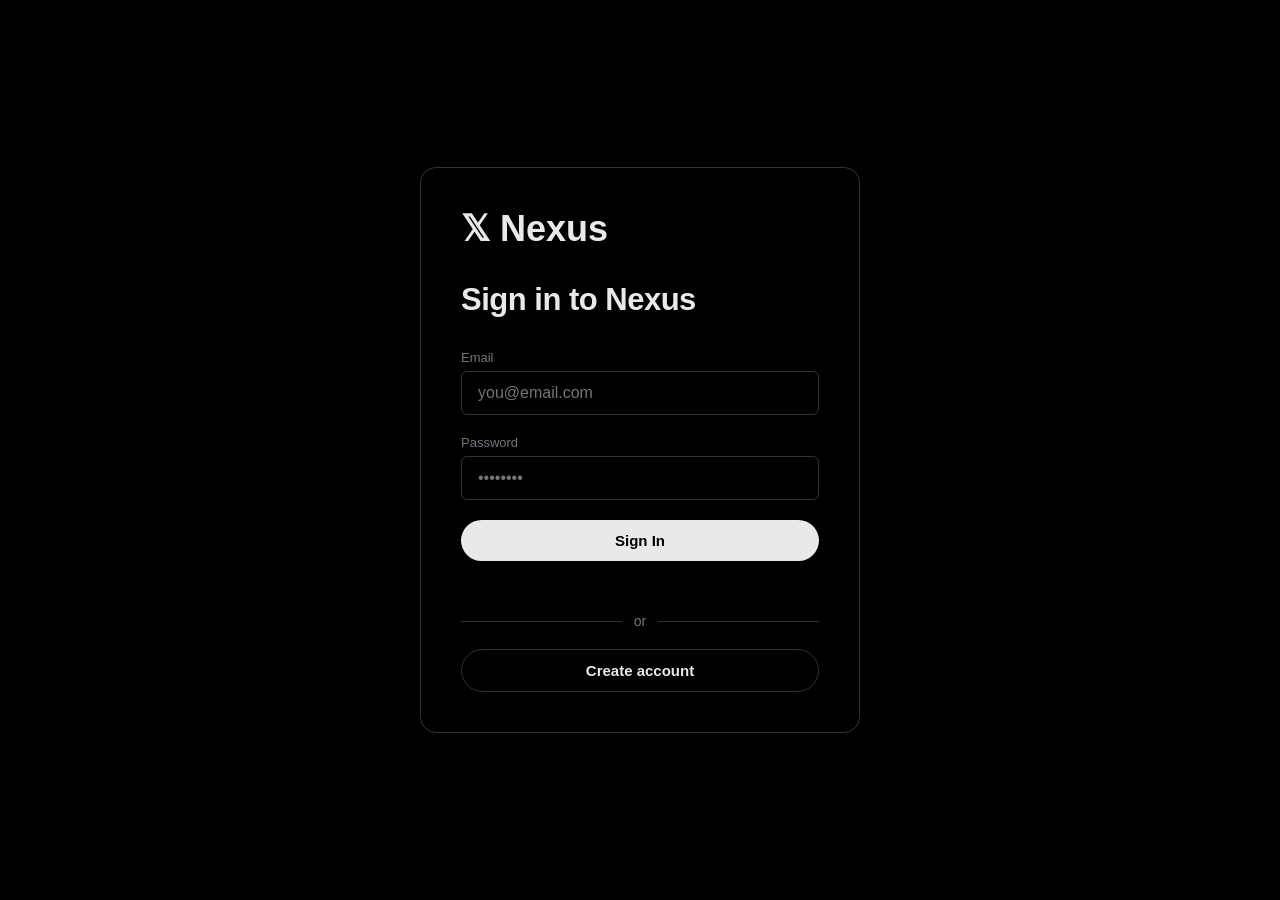
<file: frontend/index.html>
<!DOCTYPE html>
<html lang="en">
<head>
  <meta charset="UTF-8"/>
  <meta name="viewport" content="width=device-width, initial-scale=1.0"/>
  <title>Nexus — Home</title>
  <link rel="stylesheet" href="static/css/main.css"/>
</head>
<body>
<div class="app-layout">

  <!-- Left Sidebar -->
  <nav class="sidebar" id="sidebar"></nav>

  <!-- Main Feed -->
  <main class="main-feed">
    <div class="feed-header">
      <span id="feedTitle">Home</span>
      <button class="theme-btn" id="themeBtn" onclick="toggleTheme()">☀️</button>
    </div>

    <div class="feed-tabs">
      <button class="feed-tab active" id="tabFor"  onclick="switchTab('for',  this)">For you</button>
      <button class="feed-tab"        id="tabFollow" onclick="switchTab('follow', this)">Following</button>
    </div>

    <!-- Compose -->
    <div class="compose" id="composeBox" style="display:none">
      <div id="composeAvatar"></div>
      <div class="compose-right">
        <textarea id="tweetInput" placeholder="What is happening?!"
                  oninput="updateCharCount()" maxlength="280"></textarea>
        <div class="compose-footer">
          <span class="char-count" id="charCount">280</span>
          <button class="btn btn-blue" onclick="submitTweet()">Post</button>
        </div>
      </div>
    </div>

    <div id="feedLoader" class="loader"><div class="spinner"></div></div>
    <div id="feedList"></div>
    <div id="feedEmpty" class="empty" style="display:none">
      <div class="empty-icon">✨</div>
      <h3>Nothing here yet</h3>
      <p>Follow some people to see their tweets.</p>
    </div>
  </main>

  <!-- Right Sidebar -->
  <aside class="right-sidebar">
    <div class="search-bar">
      <span>🔍</span>
      <input id="searchInput" type="text" placeholder="Search Nexus"
             onkeydown="if(event.key==='Enter') doSearch()"/>
    </div>

    <div class="right-panel">
      <div class="right-panel-title">Trends for you</div>
      <div id="trendsList"><div class="loader"><div class="spinner"></div></div></div>
    </div>

    <div class="right-panel">
      <div class="right-panel-title">Who to follow</div>
      <div id="suggestionsList"><div class="loader"><div class="spinner"></div></div></div>
    </div>
  </aside>
</div>

<div class="toast" id="toast"></div>

<script src="static/js/api.js"></script>
<script>
  if (!isLoggedIn()) window.location.href = "login.html";

  initTheme();

  const user   = getUser();
  const params = new URLSearchParams(window.location.search);
  const query  = params.get("q");

  // --- Sidebar ----====-
  function renderSidebar(unread = 0) {
    document.getElementById("sidebar").innerHTML = `
      <div class="sidebar-logo">𝕏 <span>Nexus</span></div>
      <button class="nav-item active" onclick="window.location.href='index.html'">
        🏠 <span class="nav-label">Home</span>
      </button>
      <button class="nav-item" onclick="doSearch()">
        🔍 <span class="nav-label">Explore</span>
      </button>
      <button class="nav-item" onclick="window.location.href='index.html?tab=notifications'">
        🔔 <span class="nav-label">Notifications</span>
        ${unread > 0 ? `<span class="nav-badge">${unread}</span>` : ""}
      </button>
      <button class="nav-item" onclick="window.location.href='index.html?tab=bookmarks'">
        🔖 <span class="nav-label">Bookmarks</span>
      </button>
      <button class="nav-item"
              onclick="window.location.href='profile.html?u=${user.username}'">
        👤 <span class="nav-label">Profile</span>
      </button>
      <button class="tweet-btn" onclick="focusTweet()">
        <span>Post</span>
      </button>
      <div class="sidebar-user" onclick="window.location.href='profile.html?u=${user.username}'">
        <div class="avatar" style="width:40px;height:40px">
          ${(user.display_name || user.username)[0].toUpperCase()}
        </div>
        <div class="sidebar-user-info">
          <div class="sidebar-user-name">${user.display_name || user.username}</div>
          <div class="sidebar-user-handle">@${user.username}</div>
        </div>
        <button onclick="event.stopPropagation();logout()"
                style="background:none;border:none;color:var(--text-muted);cursor:pointer;font-size:18px">
          ···
        </button>
      </div>`;
  }

  // --- Feed ----====-----
  let currentTab = "for";

  async function switchTab(tab, el) {
    currentTab = tab;
    document.querySelectorAll(".feed-tab").forEach(t => t.classList.remove("active"));
    el.classList.add("active");
    loadFeed();
  }

  async function loadFeed() {
    document.getElementById("feedLoader").style.display = "flex";
    document.getElementById("feedList").innerHTML       = "";
    document.getElementById("feedEmpty").style.display  = "none";

    let tweets = [];

    if (query) {
      document.getElementById("feedTitle").textContent = `Search: ${decodeURIComponent(query)}`;
      const [, data] = await apiSearch(decodeURIComponent(query));
      tweets = Array.isArray(data) ? data : [];
    } else if (params.get("tab") === "notifications") {
      loadNotifications();
      return;
    } else if (params.get("tab") === "bookmarks") {
      loadBookmarks();
      return;
    } else if (currentTab === "follow") {
      const [, data] = await apiGetFeed();
      tweets = Array.isArray(data) ? data : [];
    } else {
      const [, data] = await apiExplore();
      tweets = Array.isArray(data) ? data : [];
    }

    renderFeed(tweets);
  }

  function renderFeed(tweets) {
    document.getElementById("feedLoader").style.display = "none";
    if (!tweets.length) {
      document.getElementById("feedEmpty").style.display = "block";
      return;
    }
    document.getElementById("feedList").innerHTML = tweets.map(tweetCardHTML).join("");
  }

  // --- Notifications tab --------------
  async function loadNotifications() {
    document.getElementById("feedTitle").textContent    = "Notifications";
    document.getElementById("feedLoader").style.display = "none";
    await apiMarkAllRead();

    const [, notifs] = await apiGetNotifications();
    if (!notifs.length) {
      document.getElementById("feedEmpty").style.display = "block";
      document.querySelector(".empty h3").textContent    = "No notifications yet";
      document.querySelector(".empty p").textContent     = "When someone likes or follows you, it shows here.";
      return;
    }

    const icons = { like: "❤️", retweet: "🔁", follow: "👤", reply: "💬" };
    document.getElementById("feedList").innerHTML = notifs.map(n => `
      <div style="display:flex;gap:12px;padding:16px 20px;border-bottom:1px solid var(--border);
                  ${!n.is_read ? "background:var(--bg-2)" : ""}">
        <span style="font-size:24px">${icons[n.kind] || "🔔"}</span>
        <div>
          <strong>${n.actor?.display_name || n.actor?.username || "Someone"}</strong>
          ${n.kind === "like"    ? "liked your tweet"    : ""}
          ${n.kind === "retweet" ? "retweeted your tweet" : ""}
          ${n.kind === "follow"  ? "followed you"        : ""}
          ${n.kind === "reply"   ? "replied to your tweet" : ""}
          <div style="font-size:13px;color:var(--text-muted);margin-top:4px">
            ${timeAgo(n.created_at)}
          </div>
        </div>
      </div>`).join("");

    renderSidebar(0);
  }

  // --- Bookmarks tab ------------------
  async function loadBookmarks() {
    document.getElementById("feedTitle").textContent    = "Bookmarks";
    document.getElementById("feedLoader").style.display = "none";
    const [, data] = await apiMyBookmarks();
    renderFeed(Array.isArray(data) ? data : []);
  }

  // --- Compose ----====--
  function focusTweet() {
    document.getElementById("tweetInput")?.focus();
    window.scrollTo({ top: 0, behavior: "smooth" });
  }

  function updateCharCount() {
    const len = document.getElementById("tweetInput").value.length;
    const el  = document.getElementById("charCount");
    const rem = 280 - len;
    el.textContent = rem;
    el.className   = `char-count ${rem <= 20 ? "danger" : rem <= 50 ? "warning" : ""}`;
  }

  async function submitTweet() {
    const body = document.getElementById("tweetInput").value.trim();
    if (!body) return;

    const [status, data] = await apiPostTweet(body);
    if (status === 201) {
      document.getElementById("tweetInput").value = "";
      document.getElementById("charCount").textContent = "280";
      document.getElementById("feedList").insertAdjacentHTML("afterbegin", tweetCardHTML(data));
      document.getElementById("feedEmpty").style.display = "none";
      showToast("Posted!");
    } else {
      showToast(data.detail || "Failed to post.", "error");
    }
  }

  // --- Search ----====---
  function doSearch() {
    const q = document.getElementById("searchInput")?.value?.trim();
    if (q) window.location.href = `index.html?q=${encodeURIComponent(q)}`;
  }

  // --- Trends ----====---
  async function loadTrends() {
    const [, data] = await apiTrending();
    const el = document.getElementById("trendsList");
    if (!Array.isArray(data) || !data.length) {
      el.innerHTML = `<p style="color:var(--text-muted);font-size:14px">No trends yet.</p>`;
      return;
    }
    el.innerHTML = data.map(t => `
      <div class="trend-item" onclick="window.location.href='index.html?q=%23${t.tag}'">
        <div class="trend-tag">#${t.tag}</div>
        <div class="trend-count">${t.count} tweet${t.count !== 1 ? "s" : ""}</div>
      </div>`).join("");
  }

  // --- Suggestions --------------------
  async function loadSuggestions() {
    const [, data] = await apiSuggestions();
    const el = document.getElementById("suggestionsList");
    if (!Array.isArray(data) || !data.length) {
      el.innerHTML = `<p style="color:var(--text-muted);font-size:14px">No suggestions.</p>`;
      return;
    }
    el.innerHTML = data.map(u => `
      <div class="suggestion-item">
        <div class="avatar" style="width:42px;height:42px"
             onclick="window.location.href='profile.html?u=${u.username}'">
          ${(u.display_name || u.username)[0].toUpperCase()}
        </div>
        <div class="suggestion-info"
             onclick="window.location.href='profile.html?u=${u.username}'"
             style="cursor:pointer">
          <div class="suggestion-name">${u.display_name || u.username}</div>
          <div class="suggestion-handle">@${u.username}</div>
        </div>
        <button class="follow-btn" onclick="quickFollow('${u.username}', this)">Follow</button>
      </div>`).join("");
  }

  async function quickFollow(username, btn) {
    const [, data] = await apiFollow(username);
    btn.textContent = data.following ? "Following" : "Follow";
    btn.classList.toggle("following", data.following);
  }

  // --- Auth ----====-----
  function logout() {
    clearAuth();
    if (ws) ws.close();
    window.location.href = "login.html";
  }

  // --- WebSocket ----====
  connectWS((msg) => {
    if (msg.type === "new_tweet") {
      apiGetTweet(msg.tweet_id).then(([, tweet]) => {
        if (currentTab === "for") {
          document.getElementById("feedList")
            .insertAdjacentHTML("afterbegin", tweetCardHTML(tweet));
        }
      });
    }
    if (msg.type === "notification") {
      showToast(`${msg.actor} ${msg.kind === "like" ? "liked your tweet" :
                               msg.kind === "follow" ? "followed you" :
                               "retweeted your tweet"}`);
      // Refresh unread badge
      apiUnreadCount().then(([, d]) => renderSidebar(d.unread || 0));
    }
  });

  // --- Init ----====-----
  async function init() {
    const [, d] = await apiUnreadCount();
    renderSidebar(d?.unread || 0);

    // Show compose if logged in
    document.getElementById("composeBox").style.display = "flex";
    document.getElementById("composeAvatar").innerHTML  =
      `<div class="avatar" style="width:42px;height:42px">
         ${(user.display_name || user.username)[0].toUpperCase()}
       </div>`;

    loadFeed();
    loadTrends();
    loadSuggestions();
  }

  init();
</script>
</body>
</html>
</file>
<file: frontend/static/css/main.css>
/* --- Variables ----==== */
:root {
  --bg:         #000000;
  --bg-2:       #0f0f0f;
  --bg-3:       #16181c;
  --bg-4:       #1e2028;
  --border:     #2f3336;
  --text:       #e7e9ea;
  --text-muted: #71767b;
  --accent:     #ffffff;
  --blue:       #1d9bf0;
  --red:        #f4212e;
  --green:      #00ba7c;
  --radius:     16px;
  --nav-w:      275px;
  --transition: 0.15s ease;
}

[data-theme="light"] {
  --bg:         #ffffff;
  --bg-2:       #f7f9f9;
  --bg-3:       #eff3f4;
  --bg-4:       #e7e9ea;
  --border:     #cfd9de;
  --text:       #0f1419;
  --text-muted: #536471;
  --accent:     #0f1419;
}

*, *::before, *::after { box-sizing: border-box; margin: 0; padding: 0; }

body {
  font-family: -apple-system, 'Segoe UI', sans-serif;
  background: var(--bg);
  color: var(--text);
  min-height: 100vh;
  transition: background var(--transition), color var(--transition);
}

a { color: inherit; text-decoration: none; }
button { cursor: pointer; font-family: inherit; }

/* --- Layout ||||||||||||||-- */
.app-layout {
  display: flex;
  max-width: 1300px;
  margin: 0 auto;
  min-height: 100vh;
}

/* --- Left Sidebar -------------------- */
.sidebar {
  width: var(--nav-w);
  padding: 0 12px;
  position: sticky;
  top: 0;
  height: 100vh;
  display: flex;
  flex-direction: column;
  gap: 4px;
  overflow-y: auto;
  flex-shrink: 0;
}

.sidebar-logo {
  padding: 12px;
  font-size: 28px;
  font-weight: 900;
  letter-spacing: -1px;
  display: flex;
  align-items: center;
  gap: 10px;
  margin-bottom: 4px;
}

.nav-item {
  display: flex;
  align-items: center;
  gap: 20px;
  padding: 12px;
  border-radius: 9999px;
  font-size: 20px;
  font-weight: 400;
  cursor: pointer;
  transition: background var(--transition);
  border: none;
  background: none;
  color: var(--text);
  width: 100%;
  text-align: left;
}

.nav-item:hover { background: var(--bg-3); }
.nav-item.active { font-weight: 700; }

.nav-label { font-size: 20px; }

.nav-badge {
  background: var(--blue);
  color: #fff;
  font-size: 11px;
  font-weight: 700;
  border-radius: 9999px;
  padding: 1px 6px;
  min-width: 18px;
  text-align: center;
}

.tweet-btn {
  background: var(--text);
  color: var(--bg);
  border: none;
  border-radius: 9999px;
  padding: 16px;
  font-size: 17px;
  font-weight: 700;
  width: 100%;
  margin-top: 8px;
  transition: opacity var(--transition);
}

.tweet-btn:hover { opacity: 0.85; }

.sidebar-user {
  margin-top: auto;
  padding: 12px;
  border-radius: 9999px;
  display: flex;
  align-items: center;
  gap: 12px;
  cursor: pointer;
  transition: background var(--transition);
  margin-bottom: 12px;
}

.sidebar-user:hover { background: var(--bg-3); }

.sidebar-user-info { flex: 1; min-width: 0; }

.sidebar-user-name {
  font-weight: 700;
  font-size: 15px;
  white-space: nowrap;
  overflow: hidden;
  text-overflow: ellipsis;
}

.sidebar-user-handle {
  font-size: 14px;
  color: var(--text-muted);
}

/* --- Main Feed |||||||||||||| */
.main-feed {
  flex: 1;
  border-left:  1px solid var(--border);
  border-right: 1px solid var(--border);
  min-height: 100vh;
}

.feed-header {
  position: sticky;
  top: 0;
  background: rgba(0,0,0,0.85);
  backdrop-filter: blur(12px);
  border-bottom: 1px solid var(--border);
  padding: 16px 20px;
  font-size: 20px;
  font-weight: 800;
  z-index: 10;
  display: flex;
  align-items: center;
  justify-content: space-between;
}

[data-theme="light"] .feed-header {
  background: rgba(255,255,255,0.85);
}

.feed-tabs {
  display: flex;
  border-bottom: 1px solid var(--border);
}

.feed-tab {
  flex: 1;
  padding: 16px;
  background: none;
  border: none;
  color: var(--text-muted);
  font-size: 15px;
  font-weight: 600;
  cursor: pointer;
  border-bottom: 2px solid transparent;
  transition: all var(--transition);
}

.feed-tab:hover { background: var(--bg-2); color: var(--text); }

.feed-tab.active {
  color: var(--text);
  border-bottom-color: var(--blue);
}

/* --- Compose Box --------------------- */
.compose {
  display: flex;
  gap: 12px;
  padding: 16px 20px;
  border-bottom: 1px solid var(--border);
}

.compose-right { flex: 1; }

.compose textarea {
  width: 100%;
  background: none;
  border: none;
  color: var(--text);
  font-size: 20px;
  font-family: inherit;
  resize: none;
  outline: none;
  min-height: 52px;
  line-height: 1.5;
}

.compose textarea::placeholder { color: var(--text-muted); }

.compose-footer {
  display: flex;
  align-items: center;
  justify-content: space-between;
  padding-top: 12px;
  border-top: 1px solid var(--border);
  margin-top: 12px;
}

.char-count {
  font-size: 14px;
  color: var(--text-muted);
}

.char-count.warning { color: #ffd400; }
.char-count.danger  { color: var(--red); }

/* --- Tweet Card ----==== */
.tweet-card {
  display: flex;
  gap: 12px;
  padding: 16px 20px;
  border-bottom: 1px solid var(--border);
  cursor: pointer;
  transition: background var(--transition);
}

.tweet-card:hover { background: var(--bg-2); }

.tweet-body { flex: 1; min-width: 0; }

.tweet-header {
  display: flex;
  align-items: baseline;
  gap: 6px;
  flex-wrap: wrap;
  margin-bottom: 4px;
}

.tweet-name {
  font-weight: 700;
  font-size: 15px;
}

.tweet-handle {
  color: var(--text-muted);
  font-size: 15px;
}

.tweet-time {
  color: var(--text-muted);
  font-size: 14px;
}

.tweet-text {
  font-size: 15px;
  line-height: 1.6;
  word-break: break-word;
  white-space: pre-wrap;
  margin-bottom: 12px;
}

.tweet-hashtag {
  color: var(--blue);
  cursor: pointer;
}

.tweet-actions {
  display: flex;
  gap: 4px;
  margin-top: 4px;
}

.action-btn {
  display: flex;
  align-items: center;
  gap: 6px;
  padding: 6px 10px;
  border-radius: 9999px;
  background: none;
  border: none;
  color: var(--text-muted);
  font-size: 13px;
  transition: all var(--transition);
  min-width: 60px;
}

.action-btn:hover.reply-btn   { background: rgba(29,155,240,0.1);  color: var(--blue); }
.action-btn:hover.rt-btn      { background: rgba(0,186,124,0.1);   color: var(--green); }
.action-btn:hover.like-btn    { background: rgba(244,33,46,0.1);   color: var(--red); }
.action-btn:hover.bm-btn      { background: rgba(29,155,240,0.1);  color: var(--blue); }
.action-btn.liked             { color: var(--red); }
.action-btn.retweeted         { color: var(--green); }
.action-btn.bookmarked        { color: var(--blue); }

/* --- Avatar ||||||||||||||-- */
.avatar {
  border-radius: 50%;
  background: var(--blue);
  color: #fff;
  font-weight: 700;
  display: flex;
  align-items: center;
  justify-content: center;
  flex-shrink: 0;
  cursor: pointer;
  font-size: 15px;
}

/* --- Right Sidebar ------------------- */
.right-sidebar {
  width: 350px;
  padding: 0 16px;
  flex-shrink: 0;
}

.right-panel {
  background: var(--bg-3);
  border-radius: var(--radius);
  padding: 16px;
  margin-top: 16px;
  margin-bottom: 16px;
}

.right-panel-title {
  font-size: 20px;
  font-weight: 800;
  margin-bottom: 16px;
}

.trend-item {
  padding: 10px 0;
  border-bottom: 1px solid var(--border);
  cursor: pointer;
  transition: background var(--transition);
}

.trend-item:last-child { border-bottom: none; }
.trend-item:hover { background: var(--bg-4); }

.trend-tag   { font-weight: 700; font-size: 15px; }
.trend-count { font-size: 13px; color: var(--text-muted); }

.suggestion-item {
  display: flex;
  align-items: center;
  gap: 12px;
  padding: 10px 0;
  border-bottom: 1px solid var(--border);
}

.suggestion-item:last-child { border-bottom: none; }

.suggestion-info { flex: 1; min-width: 0; }

.suggestion-name {
  font-weight: 700;
  font-size: 15px;
  white-space: nowrap;
  overflow: hidden;
  text-overflow: ellipsis;
}

.suggestion-handle {
  font-size: 13px;
  color: var(--text-muted);
}

/* --- Search bar ----==== */
.search-bar {
  display: flex;
  align-items: center;
  gap: 12px;
  background: var(--bg-3);
  border: 1px solid transparent;
  border-radius: 9999px;
  padding: 10px 16px;
  margin: 12px 0;
  transition: border-color var(--transition);
}

.search-bar:focus-within {
  border-color: var(--blue);
  background: var(--bg);
}

.search-bar input {
  flex: 1;
  background: none;
  border: none;
  color: var(--text);
  font-size: 15px;
  outline: none;
}

/* --- Follow button ------------------- */
.follow-btn {
  background: var(--text);
  color: var(--bg);
  border: none;
  border-radius: 9999px;
  padding: 7px 16px;
  font-size: 14px;
  font-weight: 700;
  white-space: nowrap;
  transition: opacity var(--transition);
}

.follow-btn:hover { opacity: 0.85; }

.follow-btn.following {
  background: none;
  color: var(--text);
  border: 1px solid var(--border);
}

.follow-btn.following:hover {
  background: rgba(244,33,46,0.1);
  border-color: var(--red);
  color: var(--red);
}

/* --- Modal ||||||||||||||--- */
.modal-overlay {
  position: fixed;
  inset: 0;
  background: rgba(0,0,0,0.5);
  z-index: 200;
  display: flex;
  align-items: flex-start;
  justify-content: center;
  padding-top: 60px;
}

.modal {
  background: var(--bg);
  border: 1px solid var(--border);
  border-radius: var(--radius);
  width: 100%;
  max-width: 600px;
  max-height: 80vh;
  overflow-y: auto;
}

.modal-header {
  display: flex;
  align-items: center;
  gap: 16px;
  padding: 16px 20px;
  position: sticky;
  top: 0;
  background: var(--bg);
  border-bottom: 1px solid var(--border);
  font-size: 20px;
  font-weight: 800;
}

.modal-close {
  background: none;
  border: none;
  color: var(--text);
  font-size: 20px;
  padding: 6px;
  border-radius: 50%;
  display: flex;
  transition: background var(--transition);
}

.modal-close:hover { background: var(--bg-3); }

/* --- Auth page ----====- */
.auth-page {
  min-height: 100vh;
  display: flex;
  align-items: center;
  justify-content: center;
  padding: 24px;
}

.auth-card {
  background: var(--bg);
  border: 1px solid var(--border);
  border-radius: var(--radius);
  padding: 40px;
  width: 100%;
  max-width: 440px;
}

.auth-title {
  font-size: 31px;
  font-weight: 800;
  letter-spacing: -0.5px;
  margin-bottom: 32px;
}

.form-group { margin-bottom: 20px; }

.form-group label {
  display: block;
  font-size: 13px;
  color: var(--text-muted);
  margin-bottom: 6px;
}

.form-group input {
  width: 100%;
  padding: 12px 16px;
  background: var(--bg);
  border: 1px solid var(--border);
  border-radius: 6px;
  color: var(--text);
  font-size: 16px;
  outline: none;
  transition: border-color var(--transition);
  font-family: inherit;
}

.form-group input:focus { border-color: var(--blue); }

.form-error {
  color: var(--red);
  font-size: 14px;
  margin-top: 12px;
  min-height: 20px;
}

.divider {
  display: flex;
  align-items: center;
  gap: 12px;
  margin: 20px 0;
  color: var(--text-muted);
  font-size: 14px;
}

.divider::before,
.divider::after {
  content: "";
  flex: 1;
  height: 1px;
  background: var(--border);
}

/* --- Buttons ||||||||||||||- */
.btn {
  display: inline-flex;
  align-items: center;
  justify-content: center;
  gap: 8px;
  padding: 12px 24px;
  border-radius: 9999px;
  font-size: 15px;
  font-weight: 700;
  border: none;
  transition: all var(--transition);
  cursor: pointer;
  font-family: inherit;
}

.btn-primary { background: var(--text); color: var(--bg); }
.btn-primary:hover { opacity: 0.85; }

.btn-outline {
  background: none;
  color: var(--text);
  border: 1px solid var(--border);
}

.btn-outline:hover { background: var(--bg-3); }

.btn-blue { background: var(--blue); color: #fff; }
.btn-blue:hover { opacity: 0.85; }

/* --- Loader ||||||||||||||-- */
.loader {
  display: flex;
  justify-content: center;
  padding: 40px;
}

.spinner {
  width: 28px;
  height: 28px;
  border: 3px solid var(--border);
  border-top-color: var(--blue);
  border-radius: 50%;
  animation: spin 0.7s linear infinite;
}

@keyframes spin { to { transform: rotate(360deg); } }

/* --- Toast ||||||||||||||--- */
.toast {
  position: fixed;
  bottom: 24px;
  left: 50%;
  transform: translateX(-50%) translateY(80px);
  background: var(--blue);
  color: #fff;
  padding: 12px 24px;
  border-radius: 6px;
  font-size: 14px;
  font-weight: 600;
  z-index: 999;
  transition: transform 0.3s ease;
  pointer-events: none;
}

.toast.show { transform: translateX(-50%) translateY(0); }
.toast.error { background: var(--red); }

/* --- Theme toggle -------------------- */
.theme-btn {
  background: none;
  border: none;
  color: var(--text);
  font-size: 20px;
  padding: 8px;
  border-radius: 50%;
  display: flex;
  cursor: pointer;
  transition: background var(--transition);
}

.theme-btn:hover { background: var(--bg-3); }

/* --- Empty state --------------------- */
.empty {
  text-align: center;
  padding: 60px 24px;
  color: var(--text-muted);
}

.empty-icon { font-size: 48px; margin-bottom: 12px; }
.empty h3   { font-size: 24px; font-weight: 800; color: var(--text); margin-bottom: 8px; }
.empty p    { font-size: 15px; }

/* --- Notification dot ---------------- */
.notif-dot {
  width: 8px;
  height: 8px;
  background: var(--blue);
  border-radius: 50%;
  display: inline-block;
  margin-left: 4px;
}

/* --- Responsive ----==== */
@media (max-width: 1100px) {
  .right-sidebar { display: none; }
}

@media (max-width: 700px) {
  .sidebar { width: 68px; }
  .nav-label, .sidebar-logo span,
  .tweet-btn span, .sidebar-user-info { display: none; }
  .tweet-btn { width: 48px; height: 48px; padding: 0; border-radius: 50%; }
}
</file>
